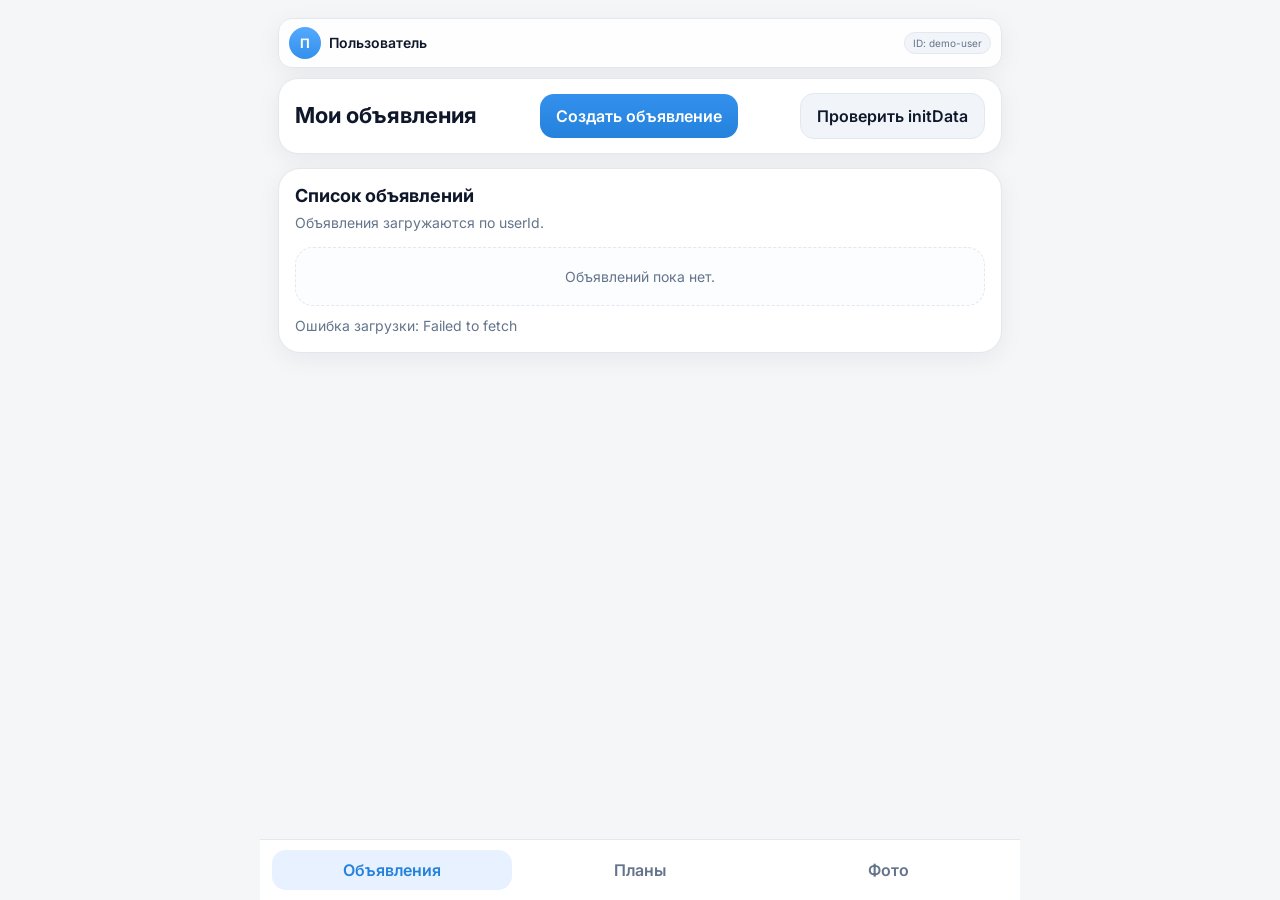
<file: index.html>
<!DOCTYPE html>
<html lang="ru">
<head>
  <meta charset="UTF-8" />
  <meta
    name="viewport"
    content="width=device-width, initial-scale=1, viewport-fit=cover"
  />
  <title>Realty Mini App</title>
  <meta name="theme-color" content="#17212b" />

  <link rel="preconnect" href="https://fonts.googleapis.com" />
  <link rel="preconnect" href="https://fonts.gstatic.com" crossorigin />
  <link
    href="https://fonts.googleapis.com/css2?family=Inter:wght@400;500;600;700&display=swap"
    rel="stylesheet"
  />

  <link rel="stylesheet" href="./styles.css" />
  <script src="https://telegram.org/js/telegram-web-app.js"></script>
</head>
<body>
  <main class="app">
    <header class="topbar">
      <div class="topbar-main">
        <div class="avatar-circle" id="userAvatar">П</div>
        <div class="topbar-text">
          <div class="topbar-label">Здравствуйте</div>
          <div class="topbar-title" id="userName">Пользователь</div>
        </div>
      </div>
      <div class="topbar-badge" id="userIdBadge">ID: demo-user</div>
    </header>

    <section class="section active" id="section-listings">
      <div id="listingsListScreen">
        <div class="hero-card">
          <div>
            <div class="hero-title">Мои объявления</div>
          </div>
          <button class="btn btn-primary" type="button" id="openCreateListingBtn">
            Создать объявление
          </button>
          <button class="btn btn-secondary" type="button" id="testInitDataBtn">
            Проверить initData
          </button>
        </div>

        <div class="card">
          <div class="card-header">
            <h2>Список объявлений</h2>
            <p>Объявления загружаются по userId.</p>
          </div>

          <div id="listingsEmpty" class="empty-state">Объявлений пока нет.</div>
          <div id="listingsList" class="list-stack"></div>
          <div class="status" id="listingStatus"></div>
        </div>
      </div>

      <div id="listingCreateScreen" class="hidden">
        <div class="create-top-actions">
          <button class="back-link" type="button" id="backToListingsBtn">
            ← К списку
          </button>
        </div>

        <div class="card">
          <div class="wizard-top">
            <div class="wizard-progress-text">
              <span id="wizardStepLabel">1 шаг</span>
              <span id="wizardStepCounter">1 / 1</span>
            </div>

            <div class="progress-bar">
              <div class="progress-bar-fill" id="wizardProgressFill"></div>
            </div>
          </div>

          <div id="wizardStepContainer"></div>

          <div class="actions wizard-actions">
            <button class="btn btn-primary" type="button" id="wizardNextBtn">Далее</button>
            <button class="btn btn-primary hidden" type="button" id="wizardSubmitBtn">Создать объявление</button>
          </div>

          <div class="status" id="wizardStatus"></div>
        </div>

        <div class="card">
          <div class="card-header">
            <h2>JSON для webhook</h2>
            <p>То, что будет отправлено на backend.</p>
          </div>
          <pre class="code-box" id="listingPayloadPreview"></pre>
        </div>
      </div>
    </section>

    <section class="section" id="section-plans">
      <div class="section-header">
        <h1>Планировки</h1>
        <p>Загрузите фото плана и prompt для генерации интерьера.</p>
      </div>

      <div class="card">
        <div class="card-header">
          <h2>Отправить планировку</h2>
          <p>Файл и prompt уходят в webhook с route = generate-interior.</p>
        </div>

        <form id="plansForm" class="form-stack">
          <div class="field">
            <label for="planFile">Фото планировки</label>
            <input id="planFile" name="file" type="file" accept="image/*" />
          </div>

          <div class="field">
            <label for="planPrompt">Промпт для интерьера</label>
            <textarea id="planPrompt" name="prompt" rows="5">Добавь современный интерьер в светлых тонах, сохрани геометрию помещения.</textarea>
          </div>

          <div class="actions">
            <button class="btn btn-primary" type="submit">Сгенерировать интерьер</button>
          </div>

          <div class="status" id="plansStatus"></div>
        </form>
      </div>
    </section>

    <section class="section" id="section-enhance">
      <div class="section-header">
        <h1>Улучшить фото</h1>
        <p>Загрузите фото объявления и prompt для улучшения.</p>
      </div>

      <div class="card">
        <div class="card-header">
          <h2>Улучшение фото</h2>
          <p>Файл и prompt уходят в webhook с route = enhance-photo.</p>
        </div>

        <form id="enhanceForm" class="form-stack">
          <div class="field">
            <label for="enhanceFile">Фото объекта</label>
            <input id="enhanceFile" name="file" type="file" accept="image/*" />
          </div>

          <div class="field">
            <label for="enhancePrompt">Промпт улучшения</label>
            <textarea id="enhancePrompt" name="prompt" rows="5">Улучши фото для объявления: выровняй свет, сделай интерьер чище и привлекательнее, сохрани реалистичность.</textarea>
          </div>

          <div class="actions">
            <button class="btn btn-primary" type="submit">Улучшить фото</button>
          </div>

          <div class="status" id="enhanceStatus"></div>
        </form>
      </div>
    </section>

    <nav class="bottom-nav">
      <button class="bottom-nav-item active" data-screen="listings">Объявления</button>
      <button class="bottom-nav-item" data-screen="plans">Планы</button>
      <button class="bottom-nav-item" data-screen="enhance">Фото</button>
    </nav>
  </main>

  <script src="./app.js"></script>
</body>
</html>
</file>
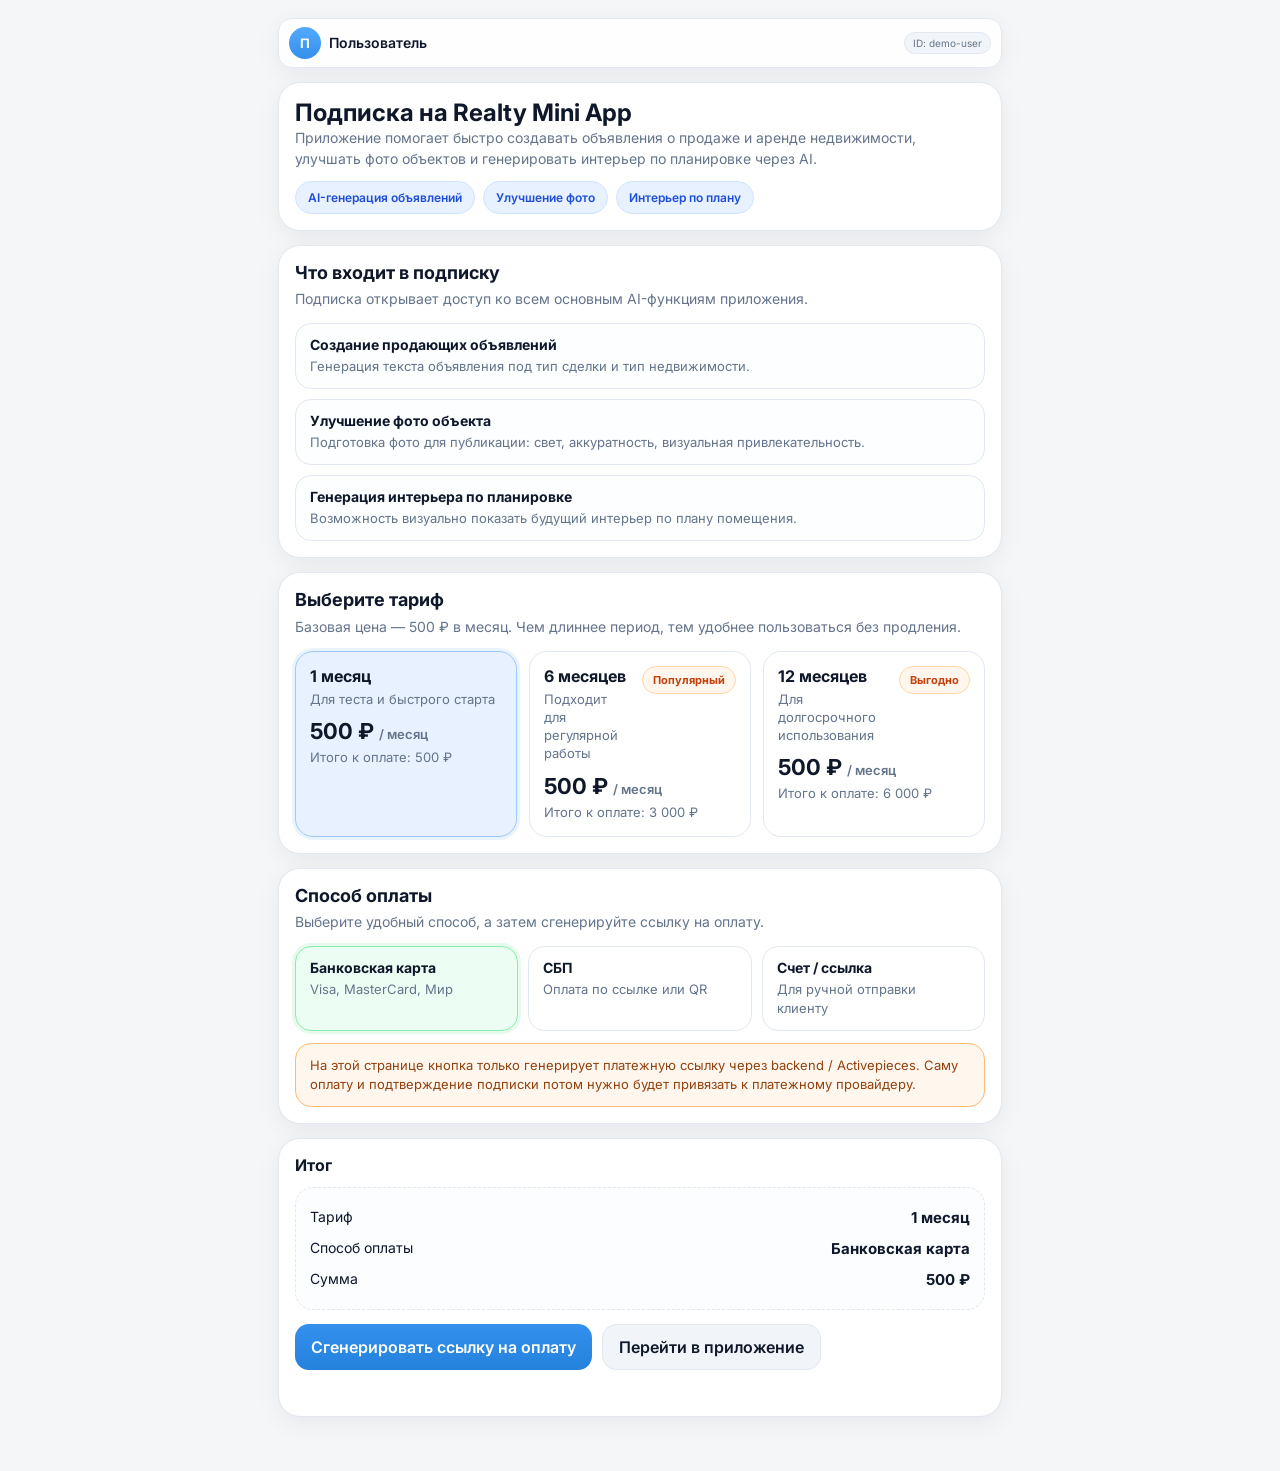
<file: subscriptions.html>
<!DOCTYPE html>
<html lang="ru">
<head>
  <meta charset="UTF-8" />
  <meta
    name="viewport"
    content="width=device-width, initial-scale=1, viewport-fit=cover"
  />
  <title>Подписка — Realty Mini App</title>
  <meta name="theme-color" content="#17212b" />

  <link rel="preconnect" href="https://fonts.googleapis.com" />
  <link rel="preconnect" href="https://fonts.gstatic.com" crossorigin />
  <link
    href="https://fonts.googleapis.com/css2?family=Inter:wght@400;500;600;700&display=swap"
    rel="stylesheet"
  />

  <style>
    * {
      box-sizing: border-box;
    }

    :root {
      --bg: #f4f6f8;
      --panel: #ffffff;
      --panel-soft: #f1f5f9;
      --panel-soft-2: #e8f1ff;
      --text: #0f172a;
      --muted: #64748b;
      --border: #e2e8f0;
      --primary: #3390ec;
      --primary-dark: #2481dc;
      --primary-contrast: #ffffff;
      --success: #166534;
      --success-soft: #ecfdf3;
      --warning: #92400e;
      --warning-soft: #fff7ed;
      --shadow: 0 6px 24px rgba(15, 23, 42, 0.06);
      --radius: 20px;
    }

    html,
    body {
      margin: 0;
      padding: 0;
      min-height: 100%;
      background: var(--bg);
      color: var(--text);
      font-family: Inter, system-ui, -apple-system, BlinkMacSystemFont, "Segoe UI", sans-serif;
    }

    body {
      -webkit-font-smoothing: antialiased;
      text-rendering: optimizeLegibility;
    }

    .app {
      width: 100%;
      max-width: 760px;
      margin: 0 auto;
      padding: 16px 12px 32px;
    }

    .topbar {
      display: flex;
      justify-content: space-between;
      align-items: center;
      gap: 10px;
      background: rgba(255, 255, 255, 0.92);
      border: 1px solid var(--border);
      border-radius: 14px;
      padding: 8px 10px;
      box-shadow: var(--shadow);
      margin-bottom: 14px;
    }

    .topbar-main {
      display: flex;
      align-items: center;
      gap: 8px;
      min-width: 0;
    }

    .avatar-circle {
      width: 32px;
      height: 32px;
      border-radius: 50%;
      background: linear-gradient(180deg, #54a9ff 0%, #3390ec 100%);
      color: #fff;
      display: flex;
      align-items: center;
      justify-content: center;
      font-weight: 700;
      font-size: 13px;
      flex-shrink: 0;
    }

    .topbar-title {
      font-size: 14px;
      font-weight: 600;
      line-height: 1.2;
      white-space: nowrap;
      overflow: hidden;
      text-overflow: ellipsis;
    }

    .topbar-badge {
      padding: 4px 8px;
      border-radius: 999px;
      background: var(--panel-soft);
      border: 1px solid var(--border);
      font-size: 10px;
      color: var(--muted);
      flex-shrink: 0;
    }

    .hero-card,
    .card {
      background: var(--panel);
      border: 1px solid var(--border);
      border-radius: 22px;
      box-shadow: var(--shadow);
      padding: 16px;
      margin-bottom: 14px;
    }

    .hero-card {
      display: flex;
      flex-direction: column;
      gap: 12px;
    }

    .hero-title {
      margin: 0;
      font-size: 24px;
      line-height: 1.15;
      font-weight: 700;
    }

    .hero-text {
      margin: 0;
      font-size: 14px;
      line-height: 1.5;
      color: var(--muted);
    }

    .hero-badges {
      display: flex;
      flex-wrap: wrap;
      gap: 8px;
    }

    .hero-badge {
      display: inline-flex;
      align-items: center;
      padding: 8px 12px;
      border-radius: 999px;
      border: 1px solid #cfe3ff;
      background: var(--panel-soft-2);
      color: #1d4ed8;
      font-size: 12px;
      font-weight: 600;
    }

    .card-header h2 {
      margin: 0 0 6px;
      font-size: 18px;
      line-height: 1.2;
    }

    .card-header p {
      margin: 0 0 14px;
      color: var(--muted);
      font-size: 14px;
      line-height: 1.45;
    }

    .features {
      display: grid;
      gap: 10px;
    }

    .feature-item {
      border: 1px solid var(--border);
      border-radius: 16px;
      padding: 12px 14px;
      background: #fcfeff;
    }

    .feature-title {
      font-weight: 700;
      font-size: 14px;
      margin-bottom: 4px;
    }

    .feature-text {
      font-size: 13px;
      color: var(--muted);
      line-height: 1.45;
    }

    .section-title {
      margin: 0 0 12px;
      font-size: 16px;
      font-weight: 700;
    }

    .plans-grid {
      display: grid;
      gap: 12px;
    }

    .plan-card {
      position: relative;
      border: 1px solid var(--border);
      border-radius: 18px;
      padding: 14px;
      background: #fff;
      cursor: pointer;
      transition: 0.15s ease;
    }

    .plan-card:hover {
      border-color: #bfdcff;
      transform: translateY(-1px);
    }

    .plan-card.active {
      background: var(--panel-soft-2);
      border-color: #9ec8fb;
      box-shadow: 0 0 0 3px rgba(51, 144, 236, 0.10);
    }

    .plan-card input {
      position: absolute;
      opacity: 0;
      pointer-events: none;
    }

    .plan-top {
      display: flex;
      align-items: flex-start;
      justify-content: space-between;
      gap: 10px;
      margin-bottom: 10px;
    }

    .plan-name {
      font-size: 16px;
      font-weight: 700;
      margin: 0 0 4px;
    }

    .plan-subtitle {
      font-size: 13px;
      color: var(--muted);
      line-height: 1.4;
      margin: 0;
    }

    .plan-badge {
      padding: 6px 10px;
      border-radius: 999px;
      background: #fff7ed;
      border: 1px solid #fed7aa;
      color: #c2410c;
      font-size: 11px;
      font-weight: 700;
      white-space: nowrap;
    }

    .plan-price {
      font-size: 22px;
      font-weight: 700;
      margin-bottom: 4px;
    }

    .plan-price small {
      font-size: 13px;
      font-weight: 600;
      color: var(--muted);
    }

    .plan-meta {
      font-size: 13px;
      color: var(--muted);
      line-height: 1.45;
    }

    .methods-grid {
      display: grid;
      gap: 10px;
    }

    .method-card {
      position: relative;
      border: 1px solid var(--border);
      border-radius: 16px;
      padding: 12px 14px;
      background: #fff;
      cursor: pointer;
      transition: 0.15s ease;
    }

    .method-card.active {
      background: var(--success-soft);
      border-color: #86efac;
      box-shadow: 0 0 0 3px rgba(34, 197, 94, 0.10);
    }

    .method-card input {
      position: absolute;
      opacity: 0;
      pointer-events: none;
    }

    .method-title {
      font-weight: 700;
      font-size: 14px;
      margin-bottom: 4px;
    }

    .method-text {
      font-size: 13px;
      color: var(--muted);
      line-height: 1.45;
    }

    .summary-box {
      border: 1px dashed var(--border);
      border-radius: 18px;
      padding: 14px;
      background: #fbfdff;
    }

    .summary-row {
      display: flex;
      justify-content: space-between;
      gap: 10px;
      padding: 6px 0;
      font-size: 14px;
    }

    .summary-row strong {
      font-size: 15px;
    }

    .btn {
      width: 100%;
      border: 0;
      border-radius: 14px;
      padding: 12px 16px;
      font: inherit;
      font-weight: 600;
      cursor: pointer;
      transition: background 0.15s ease, transform 0.15s ease, opacity 0.15s ease;
    }

    .btn:hover {
      transform: translateY(-1px);
    }

    .btn:disabled {
      opacity: 0.55;
      cursor: not-allowed;
      transform: none;
    }

    .btn-primary {
      background: linear-gradient(180deg, var(--primary) 0%, var(--primary-dark) 100%);
      color: var(--primary-contrast);
    }

    .btn-secondary {
      background: var(--panel-soft);
      color: var(--text);
      border: 1px solid var(--border);
    }

    .actions {
      display: flex;
      flex-direction: column;
      gap: 10px;
      margin-top: 14px;
    }

    .status {
      min-height: 20px;
      font-size: 14px;
      color: var(--muted);
      line-height: 1.4;
      margin-top: 10px;
      white-space: pre-wrap;
      word-break: break-word;
    }

    .payment-link-box {
      margin-top: 12px;
      background: #0f172a;
      color: #dbeafe;
      border-radius: 16px;
      padding: 14px;
      font-size: 12px;
      line-height: 1.5;
      word-break: break-all;
    }

    .success-note {
      margin-top: 12px;
      padding: 12px 14px;
      border-radius: 16px;
      background: var(--success-soft);
      border: 1px solid #86efac;
      color: var(--success);
      font-size: 13px;
      line-height: 1.45;
    }

    .warning-note {
      margin-top: 12px;
      padding: 12px 14px;
      border-radius: 16px;
      background: var(--warning-soft);
      border: 1px solid #fdba74;
      color: var(--warning);
      font-size: 13px;
      line-height: 1.45;
    }

    @media (min-width: 640px) {
      .app {
        padding: 18px 18px 40px;
      }

      .plans-grid {
        grid-template-columns: repeat(3, 1fr);
      }

      .methods-grid {
        grid-template-columns: repeat(3, 1fr);
      }

      .actions {
        flex-direction: row;
      }

      .btn {
        width: auto;
      }
    }

    @media (max-width: 480px) {
      .topbar-badge {
        display: none;
      }

      .hero-title {
        font-size: 22px;
      }
    }
  </style>

  <script src="https://telegram.org/js/telegram-web-app.js"></script>
</head>
<body>
  <main class="app">
    <header class="topbar">
      <div class="topbar-main">
        <div class="avatar-circle" id="userAvatar">П</div>
        <div class="topbar-title" id="userName">Пользователь</div>
      </div>
      <div class="topbar-badge" id="userIdBadge">ID: demo-user</div>
    </header>

    <section class="hero-card">
      <div>
        <h1 class="hero-title">Подписка на Realty Mini App</h1>
        <p class="hero-text">
          Приложение помогает быстро создавать объявления о продаже и аренде недвижимости,
          улучшать фото объектов и генерировать интерьер по планировке через AI.
        </p>
      </div>

      <div class="hero-badges">
        <div class="hero-badge">AI-генерация объявлений</div>
        <div class="hero-badge">Улучшение фото</div>
        <div class="hero-badge">Интерьер по плану</div>
      </div>
    </section>

    <section class="card">
      <div class="card-header">
        <h2>Что входит в подписку</h2>
        <p>Подписка открывает доступ ко всем основным AI-функциям приложения.</p>
      </div>

      <div class="features">
        <div class="feature-item">
          <div class="feature-title">Создание продающих объявлений</div>
          <div class="feature-text">
            Генерация текста объявления под тип сделки и тип недвижимости.
          </div>
        </div>

        <div class="feature-item">
          <div class="feature-title">Улучшение фото объекта</div>
          <div class="feature-text">
            Подготовка фото для публикации: свет, аккуратность, визуальная привлекательность.
          </div>
        </div>

        <div class="feature-item">
          <div class="feature-title">Генерация интерьера по планировке</div>
          <div class="feature-text">
            Возможность визуально показать будущий интерьер по плану помещения.
          </div>
        </div>
      </div>
    </section>

    <section class="card">
      <div class="card-header">
        <h2>Выберите тариф</h2>
        <p>Базовая цена — 500 ₽ в месяц. Чем длиннее период, тем удобнее пользоваться без продления.</p>
      </div>

      <div class="plans-grid" id="plansGrid">
        <label class="plan-card active" data-plan="1m">
          <input type="radio" name="plan" value="1m" checked />
          <div class="plan-top">
            <div>
              <div class="plan-name">1 месяц</div>
              <p class="plan-subtitle">Для теста и быстрого старта</p>
            </div>
          </div>
          <div class="plan-price">500 ₽ <small>/ месяц</small></div>
          <div class="plan-meta">Итого к оплате: 500 ₽</div>
        </label>

        <label class="plan-card" data-plan="6m">
          <input type="radio" name="plan" value="6m" />
          <div class="plan-top">
            <div>
              <div class="plan-name">6 месяцев</div>
              <p class="plan-subtitle">Подходит для регулярной работы</p>
            </div>
            <div class="plan-badge">Популярный</div>
          </div>
          <div class="plan-price">500 ₽ <small>/ месяц</small></div>
          <div class="plan-meta">Итого к оплате: 3 000 ₽</div>
        </label>

        <label class="plan-card" data-plan="12m">
          <input type="radio" name="plan" value="12m" />
          <div class="plan-top">
            <div>
              <div class="plan-name">12 месяцев</div>
              <p class="plan-subtitle">Для долгосрочного использования</p>
            </div>
            <div class="plan-badge">Выгодно</div>
          </div>
          <div class="plan-price">500 ₽ <small>/ месяц</small></div>
          <div class="plan-meta">Итого к оплате: 6 000 ₽</div>
        </label>
      </div>
    </section>

    <section class="card">
      <div class="card-header">
        <h2>Способ оплаты</h2>
        <p>Выберите удобный способ, а затем сгенерируйте ссылку на оплату.</p>
      </div>

      <div class="methods-grid" id="methodsGrid">
        <label class="method-card active" data-method="card">
          <input type="radio" name="paymentMethod" value="card" checked />
          <div class="method-title">Банковская карта</div>
          <div class="method-text">Visa, MasterCard, Мир</div>
        </label>

        <label class="method-card" data-method="sbp">
          <input type="radio" name="paymentMethod" value="sbp" />
          <div class="method-title">СБП</div>
          <div class="method-text">Оплата по ссылке или QR</div>
        </label>

        <label class="method-card" data-method="invoice">
          <input type="radio" name="paymentMethod" value="invoice" />
          <div class="method-title">Счет / ссылка</div>
          <div class="method-text">Для ручной отправки клиенту</div>
        </label>
      </div>

      <div class="warning-note">
        На этой странице кнопка только генерирует платежную ссылку через backend / Activepieces.
        Саму оплату и подтверждение подписки потом нужно будет привязать к платежному провайдеру.
      </div>
    </section>

    <section class="card">
      <h3 class="section-title">Итог</h3>

      <div class="summary-box">
        <div class="summary-row">
          <span>Тариф</span>
          <strong id="summaryPlan">1 месяц</strong>
        </div>
        <div class="summary-row">
          <span>Способ оплаты</span>
          <strong id="summaryMethod">Банковская карта</strong>
        </div>
        <div class="summary-row">
          <span>Сумма</span>
          <strong id="summaryAmount">500 ₽</strong>
        </div>
      </div>

      <div class="actions">
        <button class="btn btn-primary" type="button" id="generatePaymentLinkBtn">
          Сгенерировать ссылку на оплату
        </button>
        <button class="btn btn-secondary" type="button" id="openMainAppBtn">
          Перейти в приложение
        </button>
      </div>

      <div class="status" id="paymentStatus"></div>
      <div class="payment-link-box" id="paymentLinkBox" style="display:none;"></div>
      <div class="success-note" id="paymentSuccessNote" style="display:none;"></div>
    </section>
  </main>

  <script>
    const WEBHOOK_URL = "https://cloud.activepieces.com/api/v1/webhooks/dhNXQ0rS4B2NDDmPOPTig";

    const tg = window.Telegram?.WebApp;
    if (tg) {
      tg.ready();
      tg.expand();
    }

    const currentUser = {
      telegramUserId: String(tg?.initDataUnsafe?.user?.id || "demo-user"),
      username: tg?.initDataUnsafe?.user?.username || "",
      firstName: tg?.initDataUnsafe?.user?.first_name || "Пользователь",
      lastName: tg?.initDataUnsafe?.user?.last_name || "",
      languageCode: tg?.initDataUnsafe?.user?.language_code || "ru"
    };

    const planMap = {
      "1m": {
        code: "1m",
        title: "1 месяц",
        months: 1,
        monthlyPrice: 500,
        totalAmount: 500
      },
      "6m": {
        code: "6m",
        title: "6 месяцев",
        months: 6,
        monthlyPrice: 500,
        totalAmount: 3000
      },
      "12m": {
        code: "12m",
        title: "12 месяцев",
        months: 12,
        monthlyPrice: 500,
        totalAmount: 6000
      }
    };

    const paymentMethodMap = {
      card: {
        code: "card",
        title: "Банковская карта"
      },
      sbp: {
        code: "sbp",
        title: "СБП"
      },
      invoice: {
        code: "invoice",
        title: "Счет / ссылка"
      }
    };

    const state = {
      selectedPlan: "1m",
      selectedPaymentMethod: "card"
    };

    function byId(id) {
      return document.getElementById(id);
    }

    const refs = {
      userAvatar: byId("userAvatar"),
      userName: byId("userName"),
      userIdBadge: byId("userIdBadge"),

      plansGrid: byId("plansGrid"),
      methodsGrid: byId("methodsGrid"),

      summaryPlan: byId("summaryPlan"),
      summaryMethod: byId("summaryMethod"),
      summaryAmount: byId("summaryAmount"),

      generatePaymentLinkBtn: byId("generatePaymentLinkBtn"),
      openMainAppBtn: byId("openMainAppBtn"),
      paymentStatus: byId("paymentStatus"),
      paymentLinkBox: byId("paymentLinkBox"),
      paymentSuccessNote: byId("paymentSuccessNote")
    };

    if (refs.userName) refs.userName.textContent = currentUser.firstName;
    if (refs.userIdBadge) refs.userIdBadge.textContent = `ID: ${currentUser.telegramUserId}`;
    if (refs.userAvatar) refs.userAvatar.textContent = (currentUser.firstName || "П").trim().charAt(0).toUpperCase();

    function formatAmount(value) {
      return `${Number(value).toLocaleString("ru-RU")} ₽`;
    }

    function getBasePayload(route) {
      return {
        route,
        telegramUserId: currentUser.telegramUserId,
        username: currentUser.username,
        firstName: currentUser.firstName,
        lastName: currentUser.lastName,
        languageCode: currentUser.languageCode,
        initData: tg?.initData || "",
        sentAt: new Date().toISOString()
      };
    }

    async function postJson(body) {
      const response = await fetch(WEBHOOK_URL, {
        method: "POST",
        headers: {
          "Content-Type": "application/json"
        },
        body: JSON.stringify(body)
      });

      const contentType = response.headers.get("content-type") || "";
      const data = contentType.includes("application/json")
        ? await response.json()
        : await response.text();

      if (!response.ok) {
        throw new Error(typeof data === "string" ? data : JSON.stringify(data));
      }

      return data;
    }

    function updateSummary() {
      const plan = planMap[state.selectedPlan];
      const method = paymentMethodMap[state.selectedPaymentMethod];

      refs.summaryPlan.textContent = plan.title;
      refs.summaryMethod.textContent = method.title;
      refs.summaryAmount.textContent = formatAmount(plan.totalAmount);
    }

    function syncPlanCards() {
      document.querySelectorAll(".plan-card").forEach((card) => {
        const isActive = card.dataset.plan === state.selectedPlan;
        card.classList.toggle("active", isActive);

        const input = card.querySelector('input[name="plan"]');
        if (input) input.checked = isActive;
      });
    }

    function syncMethodCards() {
      document.querySelectorAll(".method-card").forEach((card) => {
        const isActive = card.dataset.method === state.selectedPaymentMethod;
        card.classList.toggle("active", isActive);

        const input = card.querySelector('input[name="paymentMethod"]');
        if (input) input.checked = isActive;
      });
    }

    function bindPlanSelection() {
      document.querySelectorAll(".plan-card").forEach((card) => {
        card.addEventListener("click", () => {
          state.selectedPlan = card.dataset.plan;
          syncPlanCards();
          updateSummary();
        });
      });
    }

    function bindMethodSelection() {
      document.querySelectorAll(".method-card").forEach((card) => {
        card.addEventListener("click", () => {
          state.selectedPaymentMethod = card.dataset.method;
          syncMethodCards();
          updateSummary();
        });
      });
    }

    function buildCreatePaymentPayload() {
      const plan = planMap[state.selectedPlan];
      const method = paymentMethodMap[state.selectedPaymentMethod];

      return {
        ...getBasePayload("create-payment-link"),
        paymentContext: "subscription",
        payloadJson: {
          subscriptionPlan: plan.code,
          subscriptionTitle: plan.title,
          subscriptionMonths: plan.months,
          monthlyPrice: plan.monthlyPrice,
          amount: plan.totalAmount,
          currency: "RUB",
          paymentMethod: method.code,
          paymentMethodTitle: method.title,
          description: `Подписка Realty Mini App на ${plan.title}`
        }
      };
    }

    async function generatePaymentLink() {
      refs.paymentStatus.textContent = "Генерация ссылки на оплату...";
      refs.paymentLinkBox.style.display = "none";
      refs.paymentSuccessNote.style.display = "none";
      refs.paymentLinkBox.textContent = "";
      refs.paymentSuccessNote.textContent = "";
      refs.generatePaymentLinkBtn.disabled = true;

      const body = buildCreatePaymentPayload();

      try {
        const result = await postJson(body);

        const paymentUrl =
          result?.paymentUrl ||
          result?.payment_url ||
          result?.url ||
          result?.link ||
          "";

        refs.paymentStatus.textContent = paymentUrl
          ? "Ссылка на оплату успешно сгенерирована."
          : "Запрос отправлен. Backend вернул ответ без ссылки.";

        if (paymentUrl) {
          refs.paymentLinkBox.style.display = "block";
          refs.paymentLinkBox.textContent = paymentUrl;

          refs.paymentSuccessNote.style.display = "block";
          refs.paymentSuccessNote.textContent =
            "Откройте ссылку выше для оплаты. После подтверждения оплаты backend должен активировать подписку пользователю.";
        } else {
          refs.paymentLinkBox.style.display = "block";
          refs.paymentLinkBox.textContent = JSON.stringify(result, null, 2);
        }
      } catch (error) {
        refs.paymentStatus.textContent = `Ошибка: ${error.message}`;
      } finally {
        refs.generatePaymentLinkBtn.disabled = false;
      }
    }

    function bindActions() {
      refs.generatePaymentLinkBtn.addEventListener("click", generatePaymentLink);

      refs.openMainAppBtn.addEventListener("click", () => {
        window.location.href = "./index.html";
      });
    }

    function init() {
      updateSummary();
      syncPlanCards();
      syncMethodCards();
      bindPlanSelection();
      bindMethodSelection();
      bindActions();
    }

    document.addEventListener("DOMContentLoaded", init);
  </script>
</body>
</html>
</file>
<file: styles.css>
* {
  box-sizing: border-box;
}

:root {
  --bg: #f4f6f8;
  --panel: #ffffff;
  --panel-soft: #f1f5f9;
  --panel-soft-2: #e8f1ff;
  --text: #0f172a;
  --muted: #64748b;
  --border: #e2e8f0;
  --primary: #3390ec;
  --primary-dark: #2481dc;
  --primary-contrast: #ffffff;
  --danger: #dc2626;
  --danger-soft: #fee2e2;
  --success-soft: #ecfdf3;
  --success-border: #86efac;
  --success-text: #166534;
  --shadow: 0 6px 24px rgba(15, 23, 42, 0.06);
  --radius: 20px;
  --nav-height: 76px;
  --keyboard-offset: 0px;
}

html,
body {
  margin: 0;
  padding: 0;
  min-height: 100%;
  background: var(--bg);
  color: var(--text);
  font-family: Inter, system-ui, -apple-system, BlinkMacSystemFont, "Segoe UI", sans-serif;
}

body {
  -webkit-font-smoothing: antialiased;
  text-rendering: optimizeLegibility;
}

.app {
  width: 100%;
  max-width: 760px;
  margin: 0 auto;
  padding: 12px 12px calc(var(--nav-height) + 20px);
}

/* ---------- TOPBAR ---------- */

.topbar {
  display: flex;
  justify-content: space-between;
  align-items: center;
  gap: 10px;
  background: rgba(255, 255, 255, 0.92);
  border: 1px solid var(--border);
  border-radius: 14px;
  padding: 8px 10px;
  box-shadow: var(--shadow);
  margin-bottom: 10px;
}

.topbar-main {
  display: flex;
  align-items: center;
  gap: 8px;
  min-width: 0;
}

.topbar-text {
  min-width: 0;
}

.topbar-label {
  display: none;
}

.avatar-circle {
  width: 32px;
  height: 32px;
  border-radius: 50%;
  background: linear-gradient(180deg, #54a9ff 0%, #3390ec 100%);
  color: #fff;
  display: flex;
  align-items: center;
  justify-content: center;
  font-weight: 700;
  font-size: 13px;
  flex-shrink: 0;
}

.topbar-title {
  font-size: 14px;
  font-weight: 600;
  line-height: 1.2;
  white-space: nowrap;
  overflow: hidden;
  text-overflow: ellipsis;
}

.topbar-badge {
  padding: 4px 8px;
  border-radius: 999px;
  background: var(--panel-soft);
  border: 1px solid var(--border);
  font-size: 10px;
  color: var(--muted);
  flex-shrink: 0;
}

/* ---------- SECTIONS ---------- */

.section {
  display: none;
}

.section.active {
  display: block;
}

.section-header {
  margin-bottom: 12px;
}

.section-header h1 {
  margin: 0;
  font-size: 22px;
  line-height: 1.15;
  font-weight: 700;
}

.section-header p {
  margin: 6px 0 0;
  font-size: 14px;
  color: var(--muted);
  line-height: 1.45;
}

/* ---------- HERO ---------- */

.hero-card {
  display: flex;
  flex-direction: column;
  gap: 12px;
  background: #fff;
  border: 1px solid var(--border);
  border-radius: 20px;
  box-shadow: var(--shadow);
  padding: 14px 16px;
  margin-bottom: 14px;
}

.hero-title {
  font-size: 22px;
  line-height: 1.15;
  font-weight: 700;
  margin: 0;
}

.hero-title:empty {
  display: none;
}

.hero-text {
  display: none;
}

/* ---------- CARD ---------- */

.card {
  background: var(--panel);
  border: 1px solid var(--border);
  border-radius: 22px;
  box-shadow: var(--shadow);
  padding: 16px;
  margin-bottom: 14px;
}

.card-header h2 {
  margin: 0 0 6px;
  font-size: 18px;
  line-height: 1.2;
}

.card-header p {
  margin: 0 0 14px;
  color: var(--muted);
  font-size: 14px;
  line-height: 1.45;
}

/* ---------- BUTTONS ---------- */

.btn {
  width: 100%;
  border: 0;
  border-radius: 14px;
  padding: 12px 16px;
  font: inherit;
  font-weight: 600;
  cursor: pointer;
  transition: background 0.15s ease, transform 0.15s ease, opacity 0.15s ease;
}

.btn:hover {
  transform: translateY(-1px);
}

.btn:disabled {
  opacity: 0.55;
  cursor: not-allowed;
  transform: none;
}

.btn-primary {
  background: linear-gradient(180deg, var(--primary) 0%, var(--primary-dark) 100%);
  color: var(--primary-contrast);
}

.btn-secondary {
  background: var(--panel-soft);
  color: var(--text);
  border: 1px solid var(--border);
}

.btn-danger {
  background: var(--danger-soft);
  color: var(--danger);
}

.actions {
  display: flex;
  flex-direction: column;
  gap: 10px;
}

/* ---------- BACK LINK ---------- */

.create-top-actions {
  margin-bottom: 10px;
}

.back-link {
  border: 0;
  background: transparent;
  padding: 0;
  font: inherit;
  font-size: 13px;
  font-weight: 600;
  color: var(--primary-dark);
  cursor: pointer;
  width: auto;
}

.back-link:hover {
  text-decoration: underline;
}

/* ---------- STATUS ---------- */

.status {
  min-height: 20px;
  font-size: 14px;
  color: var(--muted);
  line-height: 1.4;
  margin-top: 10px;
}

/* ---------- LISTINGS ---------- */

.empty-state {
  border: 1px dashed var(--border);
  border-radius: 18px;
  padding: 20px;
  text-align: center;
  font-size: 14px;
  color: var(--muted);
  background: #fbfdff;
}

.list-stack {
  display: flex;
  flex-direction: column;
  gap: 12px;
}

.listing-item {
  border: 1px solid var(--border);
  border-radius: 18px;
  padding: 14px;
  background: #fcfeff;
}

.listing-item-header {
  display: flex;
  flex-direction: column;
  gap: 12px;
}

.listing-title {
  margin: 0 0 8px;
  font-size: 16px;
  font-weight: 700;
  line-height: 1.3;
}

.meta {
  color: var(--muted);
  font-size: 12px;
  line-height: 1.55;
  word-break: break-word;
}

.json-box,
.code-box {
  margin: 12px 0 0;
  background: #0f172a;
  color: #dbeafe;
  border-radius: 16px;
  padding: 14px;
  overflow: auto;
  font-size: 12px;
  line-height: 1.5;
  white-space: pre-wrap;
}

.hidden {
  display: none !important;
}

/* ---------- FORMS ---------- */

.form-stack,
.field,
.input-stack {
  display: flex;
  flex-direction: column;
  gap: 10px;
}

.field label {
  font-size: 14px;
  font-weight: 600;
}

.field input,
.field textarea,
.input-stack input,
.input-stack textarea {
  width: 100%;
  border: 1px solid var(--border);
  border-radius: 14px;
  padding: 12px 14px;
  outline: none;
  font: inherit;
  color: var(--text);
  background: #fff;
  resize: vertical;
  scroll-margin-bottom: 180px;
}

.field input:focus,
.field textarea:focus,
.input-stack input:focus,
.input-stack textarea:focus {
  border-color: #8fc1ff;
  box-shadow: 0 0 0 4px rgba(51, 144, 236, 0.12);
}

.input-error {
  border-color: var(--danger) !important;
  box-shadow: 0 0 0 4px rgba(220, 38, 38, 0.12) !important;
}

.input-error::placeholder {
  color: var(--danger);
}

/* ---------- WIZARD ---------- */

.wizard-top {
  margin-bottom: 16px;
}

.wizard-progress-text {
  display: flex;
  justify-content: space-between;
  gap: 12px;
  font-size: 13px;
  color: var(--muted);
  margin-bottom: 10px;
}

.progress-bar {
  width: 100%;
  height: 8px;
  border-radius: 999px;
  background: var(--panel-soft);
  overflow: hidden;
}

.progress-bar-fill {
  height: 100%;
  width: 0;
  background: linear-gradient(90deg, #54a9ff, #2481dc);
  transition: width 0.2s ease;
}

.wizard-step {
  display: flex;
  flex-direction: column;
  gap: 12px;
}

.wizard-step-head {
  display: flex;
  align-items: center;
  justify-content: space-between;
  gap: 10px;
  flex-wrap: nowrap;
}

.wizard-step-topline {
  display: flex;
  align-items: center;
  justify-content: space-between;
  gap: 10px;
  margin-bottom: 2px;
}

.wizard-step-back {
  border: 0;
  background: transparent;
  padding: 0;
  font: inherit;
  font-size: 13px;
  font-weight: 600;
  color: var(--primary-dark);
  cursor: pointer;
  white-space: nowrap;
}

.wizard-step-back:hover {
  text-decoration: underline;
}

.wizard-step-title-row {
  display: flex;
  align-items: center;
  gap: 8px;
  min-width: 0;
  flex: 1 1 auto;
}

.wizard-question {
  font-size: 18px;
  font-weight: 700;
  line-height: 1.3;
  min-width: 0;
}

.wizard-step-badges {
  display: flex;
  align-items: center;
  gap: 6px;
  flex-wrap: wrap;
  justify-content: flex-end;
  flex: 0 0 auto;
}

.wizard-step-chip {
  padding: 4px 8px;
  border-radius: 999px;
  font-size: 11px;
  font-weight: 700;
  line-height: 1;
  white-space: nowrap;
}

.wizard-step-chip-required {
  background: #fff7ed;
  border: 1px solid #fed7aa;
  color: #c2410c;
}

.wizard-step-chip-multi {
  background: #e8f1ff;
  border: 1px solid #cfe3ff;
  color: #1d4ed8;
}

.wizard-step-helper {
  font-size: 12px;
  color: var(--muted);
  line-height: 1.4;
  margin-top: -2px;
}

.wizard-step-helper strong {
  color: var(--text);
}

.option-list {
  display: flex;
  flex-direction: column;
  gap: 8px;
}

.option-button {
  position: relative;
  width: 100%;
  border: 1px solid var(--border);
  background: #fff;
  color: var(--text);
  border-radius: 14px;
  padding: 13px 42px 13px 14px;
  text-align: left;
  font: inherit;
  font-weight: 500;
  cursor: pointer;
  transition: 0.15s ease;
}

.option-button:hover {
  border-color: #bfdcff;
}

.option-button.active {
  background: var(--panel-soft-2);
  border-color: #9ec8fb;
  box-shadow: 0 0 0 3px rgba(51, 144, 236, 0.10);
}

.option-button.active::after {
  content: "✓";
  position: absolute;
  right: 14px;
  top: 50%;
  transform: translateY(-50%);
  width: 22px;
  height: 22px;
  border-radius: 50%;
  background: var(--primary-dark);
  color: #fff;
  display: flex;
  align-items: center;
  justify-content: center;
  font-size: 12px;
  font-weight: 700;
}

.option-button.multi {
  border-style: dashed;
}

.option-button.multi.active {
  background: var(--success-soft);
  border-color: var(--success-border);
  box-shadow: 0 0 0 3px rgba(34, 197, 94, 0.10);
}

.option-button.multi.active::after {
  background: var(--success-text);
}

.wizard-actions {
  margin-top: 16px;
  display: flex;
  justify-content: flex-end;
  position: sticky;
  bottom: calc(10px + env(safe-area-inset-bottom));
  background: rgba(255, 255, 255, 0.96);
  backdrop-filter: blur(10px);
  padding-top: 10px;
  z-index: 5;
}

.wizard-actions .btn {
  width: auto;
  min-width: 140px;
}

/* ---------- BOTTOM NAV ---------- */

.bottom-nav {
  position: fixed;
  left: 50%;
  bottom: 0;
  transform: translateX(-50%);
  width: 100%;
  max-width: 760px;
  display: grid;
  grid-template-columns: repeat(3, 1fr);
  gap: 8px;
  padding: 10px 12px calc(10px + env(safe-area-inset-bottom));
  background: rgba(255, 255, 255, 0.92);
  border-top: 1px solid var(--border);
  backdrop-filter: blur(14px);
}

.bottom-nav-item {
  border: 0;
  background: transparent;
  border-radius: 14px;
  padding: 10px;
  font: inherit;
  font-weight: 600;
  color: var(--muted);
  cursor: pointer;
}

.bottom-nav-item.active {
  background: var(--panel-soft-2);
  color: var(--primary-dark);
}

/* ---------- MOBILE KEYBOARD ---------- */

body.keyboard-open .bottom-nav {
  display: none;
}

body.keyboard-open .app {
  padding-bottom: calc(20px + var(--keyboard-offset));
}

/* ---------- RESPONSIVE ---------- */

@media (min-width: 640px) {
  .app {
    padding: 18px 18px calc(var(--nav-height) + 24px);
  }

  .hero-card {
    flex-direction: row;
    align-items: center;
    justify-content: space-between;
  }

  .actions {
    flex-direction: row;
    flex-wrap: wrap;
  }

  .btn {
    width: auto;
  }

  .listing-item-header {
    flex-direction: row;
    justify-content: space-between;
    align-items: flex-start;
  }
}

@media (max-width: 480px) {
  .topbar-badge {
    display: none;
  }

  .hero-title {
    font-size: 20px;
  }

  .wizard-question {
    font-size: 17px;
  }

  .wizard-actions .btn {
    padding: 11px 12px;
    font-size: 14px;
  }

  .wizard-step-head {
    align-items: flex-start;
    flex-direction: column;
  }

  .wizard-step-badges {
    justify-content: flex-start;
  }
}
</file>
